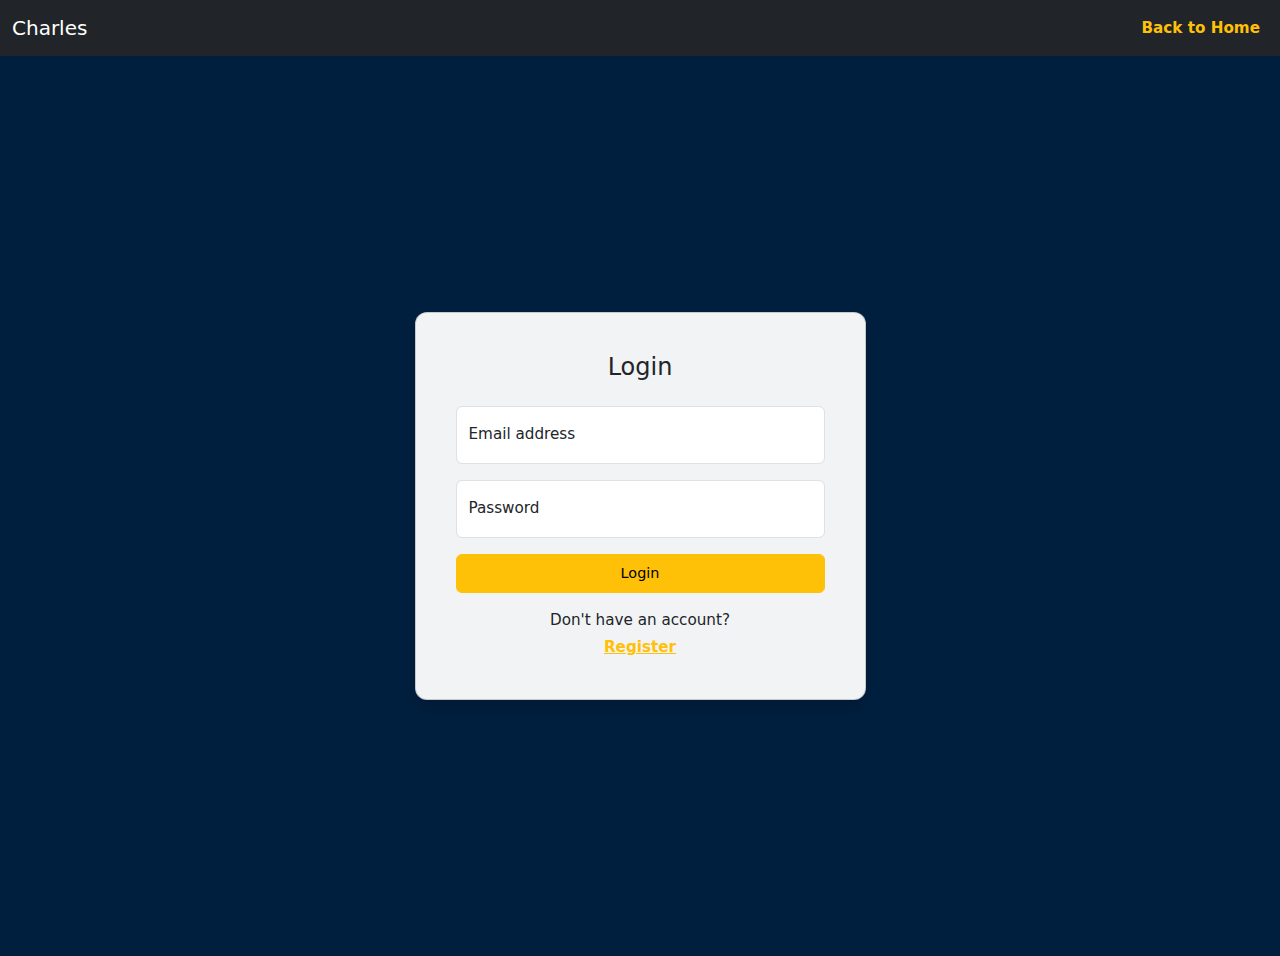
<file: Ulit pre/login.html>
<!DOCTYPE html>
<html lang="en">
<head>
  <meta charset="UTF-8" />
  <meta name="viewport" content="width=device-width, initial-scale=1.0" />
  <title>Login - Charles</title>

  <!-- Bootstrap CSS -->
  <link href="https://cdn.jsdelivr.net/npm/bootstrap@5.3.0/dist/css/bootstrap.min.css" rel="stylesheet" />

  <style>
    body {
      background-color: #001f3f; /* Navy blue */
      color: #ffd700; /* Gold */
      font-size: 0.95rem;
    }

    .card {
      padding: 1.5rem;
    }

    .form-control {
      font-size: 0.9rem;
      padding: 0.5rem 0.75rem;
    }

    .btn {
      font-size: 0.9rem;
      padding: 0.5rem 1rem;
    }

    .vh-100 {
      min-height: 80vh; /* Reduced from full height */
    }
  </style>
</head>
<body>

  <!-- Navigation Bar -->
  <nav class="navbar navbar-expand-lg navbar-dark bg-dark">
    <div class="container-fluid">
      <a class="navbar-brand" href="index.html">Charles</a>
      <div class="collapse navbar-collapse">
        <ul class="navbar-nav ms-auto">
          <li class="nav-item">
            <a href="index.html" class="nav-link text-warning fw-bold">Back to Home</a>
          </li>
        </ul>
      </div>
    </div>
  </nav>

  <!-- Login Section -->
  <section class="vh-100">
    <div class="container py-4 h-100">
      <div class="row justify-content-center align-items-center h-100">
        <div class="col-12 col-md-6 col-lg-5">
          <div class="card shadow" style="border-radius: 0.75rem; background-color: rgba(255, 255, 255, 0.95);">
            <div class="card-body text-center">
              <h4 class="mb-4">Login</h4>
              <form id="loginForm">
                <div class="form-floating mb-3">
                  <input type="email" class="form-control" id="email" placeholder="name@example.com" required />
                  <label for="email">Email address</label>
                </div>
                <div class="form-floating mb-3">
                  <input type="password" class="form-control" id="password" placeholder="Password" required />
                  <label for="password">Password</label>
                </div>
                <button class="btn btn-warning w-100 mb-3" type="submit">Login</button>
                <p class="mb-1">Don't have an account?</p>
                <a href="registration.html" class="text-warning fw-bold">Register</a>
              </form>
            </div>
          </div>
        </div>
      </div>
    </div>
  </section>

  <!-- Bootstrap JS -->
  <script src="https://cdn.jsdelivr.net/npm/bootstrap@5.3.0/dist/js/bootstrap.bundle.min.js"></script>

  <script>
    document.getElementById('loginForm').addEventListener('submit', function(e) {
      e.preventDefault();
      const email = document.getElementById('email').value;
      const encodedEmail = encodeURIComponent(email);
      window.location.href = `welcome.html?email=${encodedEmail}`;
    });
  </script>
</body>
</html>
</file>
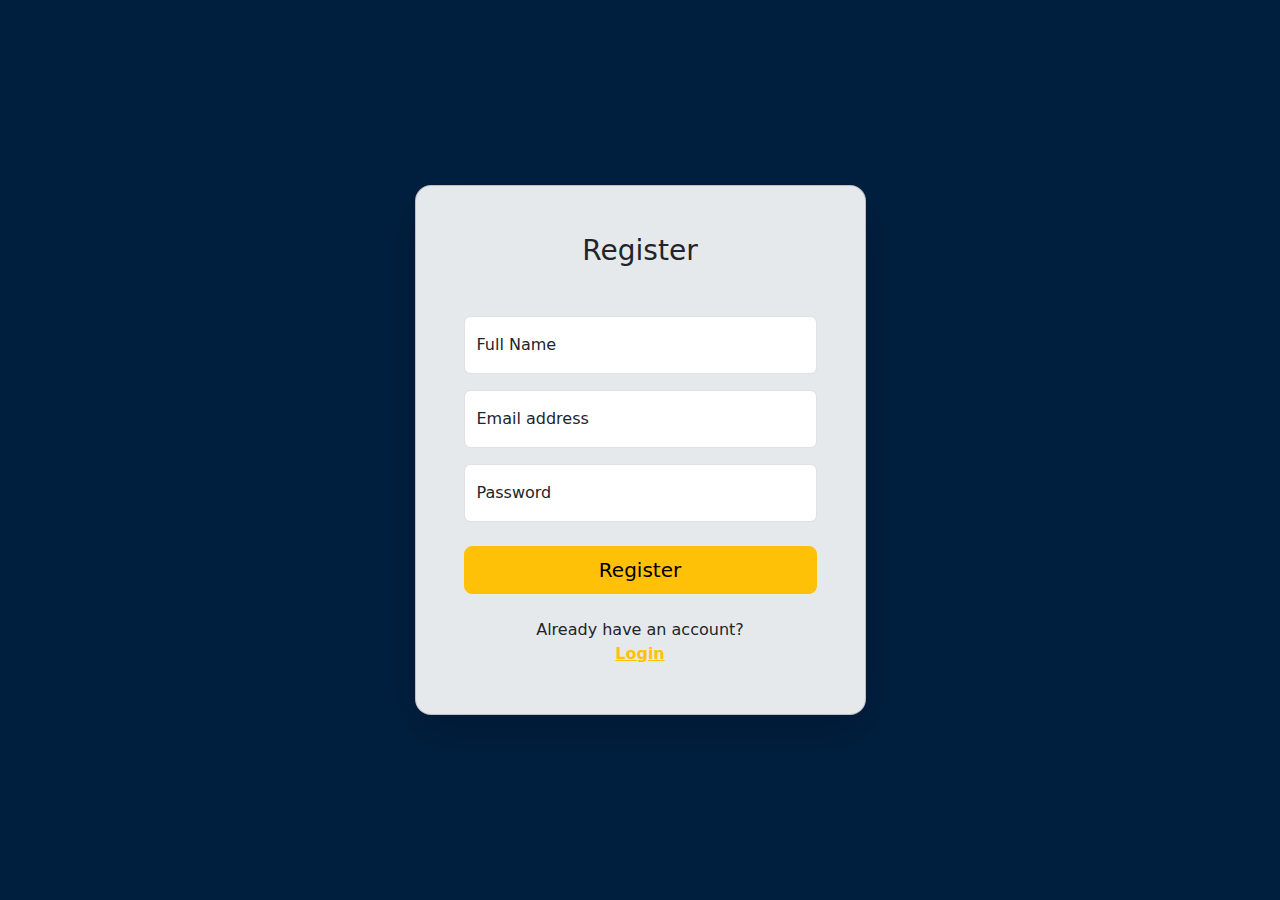
<file: Ulit pre/registration.html>
<!DOCTYPE html>
<html lang="en">
<head>
  <meta charset="UTF-8" />
  <meta name="viewport" content="width=device-width, initial-scale=1.0" />
  <title>Register - Charles</title>

  <!-- Bootstrap CSS -->
  <link href="https://cdn.jsdelivr.net/npm/bootstrap@5.3.0/dist/css/bootstrap.min.css" rel="stylesheet" />
 

  <style>
    body {
      background-color: #001f3f; /* Navy blue background */
      color: #ffd700; /* Gold text color */
    }
  </style>
</head>
<body>
  <section class="vh-100">
    <div class="container py-5 h-100">
      <div class="row d-flex justify-content-center align-items-center h-100">
        <div class="col-12 col-md-8 col-lg-6 col-xl-5">
          <div class="card shadow-lg" style="border-radius: 1rem; background-color: rgba(255, 255, 255, 0.9);">
            <div class="card-body p-5 text-center">
              <h3 class="mb-5">Register</h3>
              <form id="registrationForm">
                <div class="form-floating mb-3">
                  <input type="text" class="form-control" id="name" placeholder="Your Name" required />
                  <label for="name">Full Name</label>
                </div>
                <div class="form-floating mb-3">
                  <input type="email" class="form-control" id="email" placeholder="name@example.com" required />
                  <label for="email">Email address</label>
                </div>
                <div class="form-floating mb-4">
                  <input type="password" class="form-control" id="password" placeholder="Password" required />
                  <label for="password">Password</label>
                </div>
                <button class="btn btn-warning btn-lg w-100 mb-4" type="submit">Register</button>
                <p class="mb-0">Already have an account?</p>
                <a href="login.html" class="text-warning fw-bold">Login</a>
              </form>
            </div>
          </div>
        </div>
      </div>
    </div>
  </section>

  <!-- Bootstrap JS -->
  <script src="https://cdn.jsdelivr.net/npm/bootstrap@5.3.0/dist/js/bootstrap.bundle.min.js"></script>

  <script>
    document.getElementById('registrationForm').addEventListener('submit', function(e) {
      e.preventDefault();
      const name = document.getElementById('name').value;
      const email = document.getElementById('email').value;
      const password = document.getElementById('password').value;

      // You can add your registration logic here

      alert(`Registered successfully!\nName: ${name}\nEmail: ${email}`);
      window.location.href = `welcome.html?email=${encodeURIComponent(email)}&name=${encodeURIComponent(name)}`;
    });
  </script>
</body>
</html>
</file>
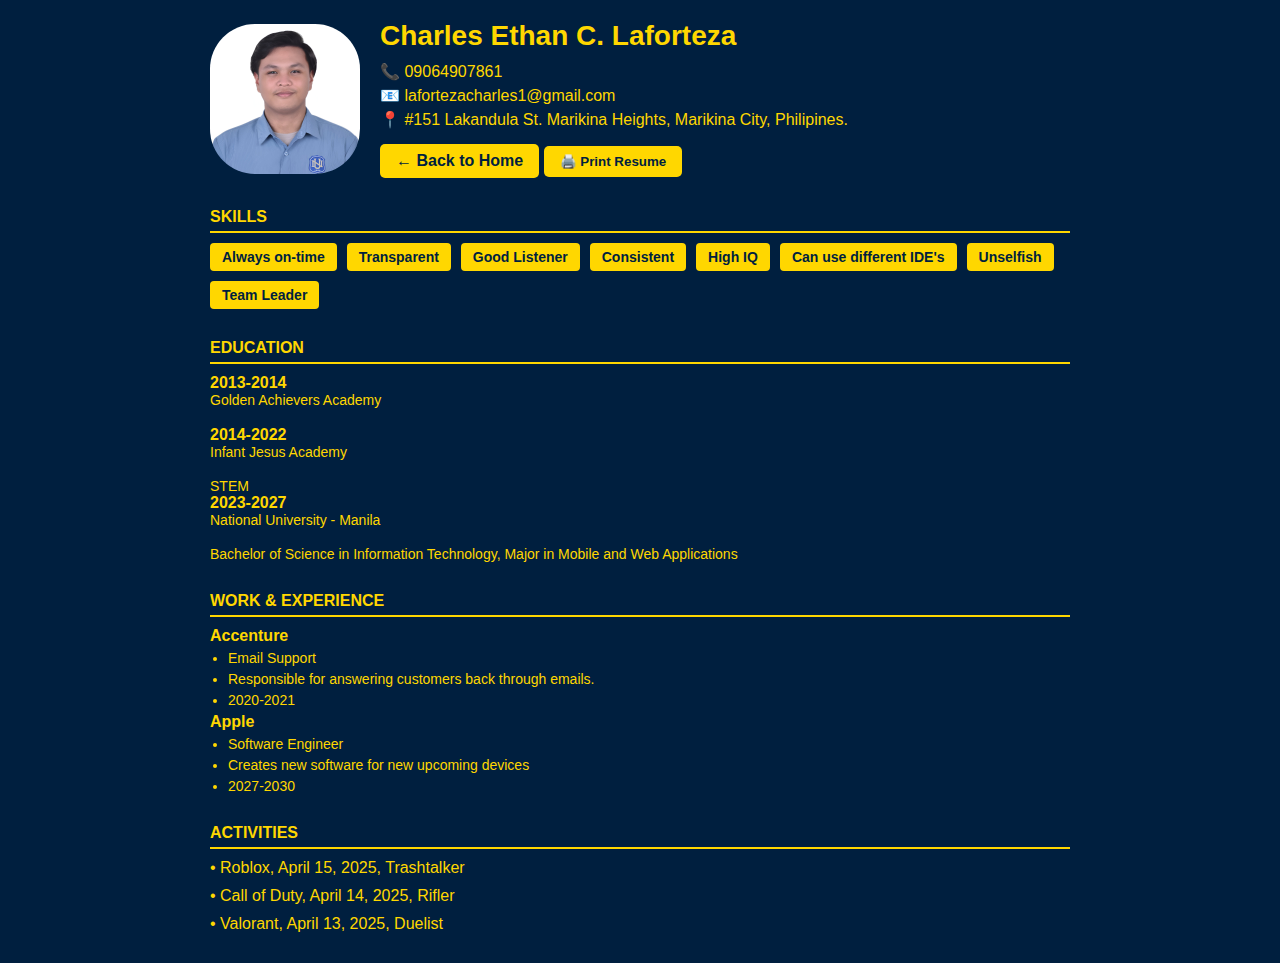
<file: Ulit pre/resume.html>
<!DOCTYPE html>
<html lang="en">

<head>
  <meta charset="UTF-8" />
  <meta name="viewport" content="width=device-width, initial-scale=1.0" />
  <title>Resume - Charles Ethan C. Laforteza</title>
  <link rel="stylesheet" href="resume.css">
</head>

<body>
  <div class="header">
    <img src="image/Charles.jpg" alt="Profile Photo" />
    <div class="header-info">
      <h1>Charles Ethan C. Laforteza</h1>
      <p>📞 09064907861</p>
      <p>📧 lafortezacharles1@gmail.com</p>
      <p>📍 #151 Lakandula St. Marikina Heights, Marikina City, Philipines.</p>
      <a href="index.html" class="btn-back">← Back to Home</a>
      <button class="btn-print" onclick="window.print()">🖨️ Print Resume</button>
    </div>
  </div>

  <div class="section">
    <h2>Skills</h2>
    <div class="skills-grid">
      <div>Always on-time</div>
      <div>Transparent</div>
      <div>Good Listener</div>
      <div>Consistent</div>
      <div>High IQ</div>
      <div>Can use different IDE's</div>
      <div>Unselfish</div>
      <div>Team Leader</div>
    </div>
  </div>

  <div class="section education">
    <h2>Education</h2>
    <div class="edu-entry">
      <strong>2013-2014</strong><br />
      <span>Golden Achievers Academy</span><br />
      <strong>2014-2022</strong><br />
      <span>Infant Jesus Academy</span><br />
      <span>STEM</span>
      <strong>2023-2027</strong><br />
      <span>National University - Manila</span><br />
      <span>Bachelor of Science in Information Technology, Major in Mobile and Web Applications</span>
    </div>
  </div>

  <div class="section experience">
    <h2>Work & Experience</h2>
    <div class="exp-entry">
      <strong>Accenture</strong>
      <ul>
        <li>Email Support</li>
        <li>Responsible for answering customers back through emails.</li>
        <li>2020-2021</li>
      </ul>
      <strong>Apple</strong>
      <ul>
        <li>Software Engineer</li>
        <li>Creates new software for new upcoming devices</li>
        <li>2027-2030</li>
      </ul>
    </div>
  </div>

  <div class="section activities">
    <h2>Activities</h2>
    <div class="activity-entry">• Roblox, April 15, 2025, Trashtalker</div>
    <div class="activity-entry">• Call of Duty, April 14, 2025, Rifler</div>
    <div class="activity-entry">• Valorant, April 13, 2025, Duelist</div>
  </div>
</body>

</html>
</file>
<file: Ulit pre/resume.css>
* {
    font-family: Arial, sans-serif;
    margin: 0;
    padding: 0;
    box-sizing: border-box;
  }
  
  body {
    background-color: #001f3f; /* Navy blue */
    color: #FFD700; /* Gold */
    padding: 20px;
    max-width: 900px;
    margin: auto;
  }
  
  .header {
    display: flex;
    align-items: center;
    gap: 20px;
    margin-bottom: 30px;
  }
  
  .header img {
    width: 150px;
    height: 150px;
    border-radius: 30%;
    object-fit: cover;
  }
  
  .header-info {
    flex: 1;
  }
  
  .header-info h1 {
    font-size: 28px;
    margin-bottom: 10px;
    color: #FFD700; /* Gold */
  }
  
  .header-info p {
    margin: 5px 0;
    color: #FFD700; /* Gold */
  }
  
  .btn-back {
    display: inline-block;
    margin-top: 10px;
    padding: 8px 16px;
    background: #FFD700; /* Gold */
    color: #001f3f; /* Navy text */
    text-decoration: none;
    border-radius: 5px;
    font-weight: bold;
  }
  
  .btn-print {
    display: inline-block;
    margin-top: 10px;
    padding: 8px 16px;
    background: #FFD700; /* Gold */
    color: #001f3f; /* Navy text */
    text-decoration: none;
    border-radius: 5px;
    border: none;
    cursor: pointer;
    font-weight: bold;
  }
  
  .btn-back:hover,
  .btn-print:hover {
    background: #e6c200;
  }
  
  .section {
    margin-top: 30px;
  }
  
  .section h2 {
    font-size: 16px;
    font-weight: bold;
    margin-bottom: 10px;
    border-bottom: 2px solid #FFD700;
    padding-bottom: 5px;
    text-transform: uppercase;
    color: #FFD700;
  }
  
  .skills-grid {
    display: flex;
    flex-wrap: wrap;
    gap: 10px;
    margin-top: 10px;
  }
  
  .skills-grid div {
    background: #FFD700; /* Gold background */
    color: #001f3f; /* Navy text */
    padding: 6px 12px;
    border-radius: 4px;
    font-size: 14px;
    font-weight: bold;
  }
  
  .edu-entry,
  .exp-entry {
    margin-bottom: 15px;
  }
  
  .edu-entry span,
  .exp-entry span {
    display: block;
    font-size: 14px;
    color: #FFD700;
  }
  
  .exp-entry ul {
    margin-top: 5px;
    padding-left: 18px;
    font-size: 14px;
    color: #FFD700;
  }
  
  .exp-entry ul li {
    margin-bottom: 5px;
  }
  
  .activity-entry {
    margin-bottom: 10px;
    color: #FFD700;
  }
</file>
